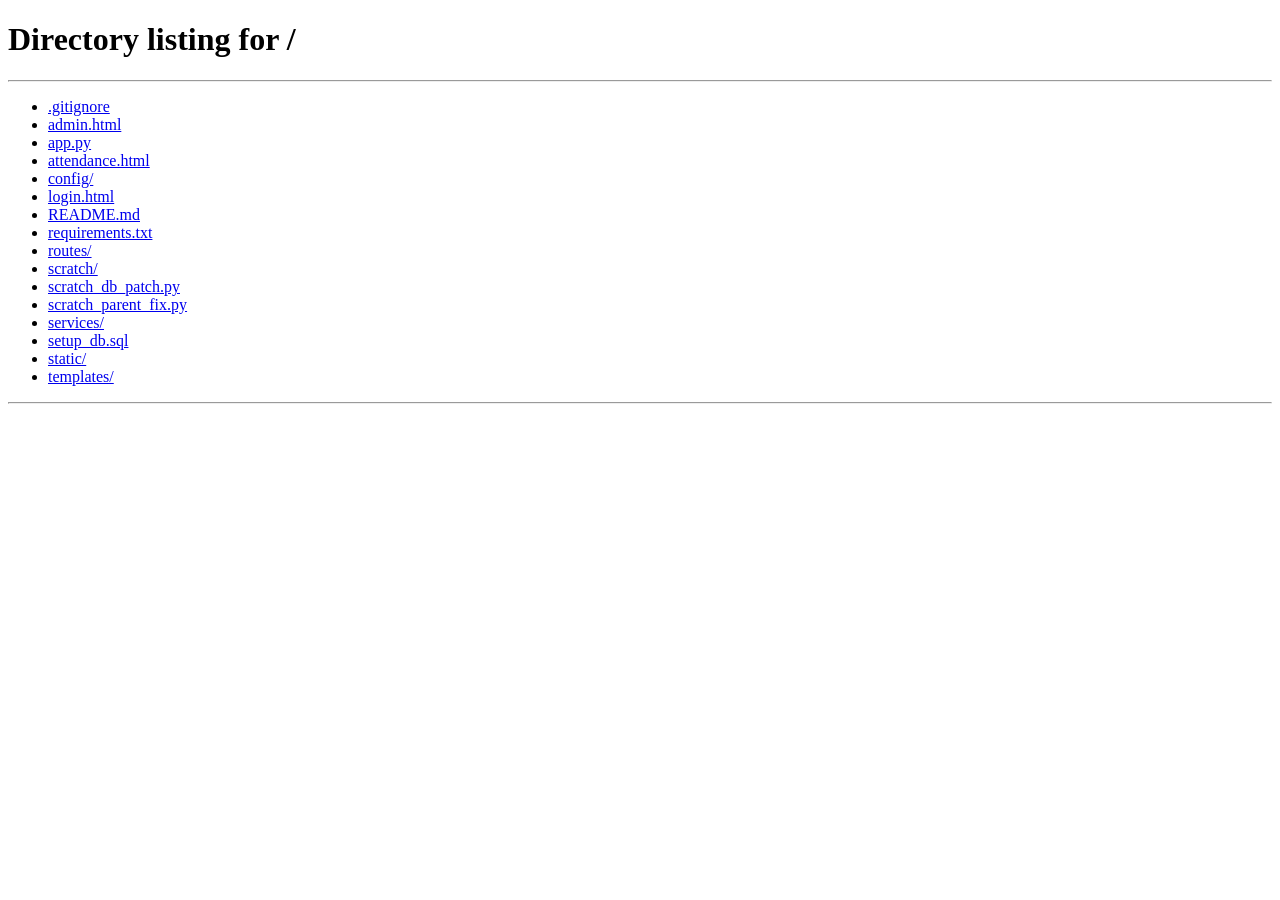
<file: admin.html>
<!DOCTYPE html>
<html lang="en">
<head>
  <meta charset="UTF-8"/>
  <meta name="viewport" content="width=device-width, initial-scale=1.0"/>
  <title>EduTrack — Admin Dashboard</title>
  <link rel="preconnect" href="https://fonts.googleapis.com">
  <link href="https://fonts.googleapis.com/css2?family=Sora:wght@300;400;500;600;700&family=JetBrains+Mono:wght@400;600&display=swap" rel="stylesheet">
  <style>
    *, *::before, *::after { box-sizing: border-box; margin: 0; padding: 0; }
    :root {
      --ink: #0a0e1a;
      --paper: #f5f3ee;
      --accent: #1a6bff;
      --accent2: #ff5c35;
      --green: #10b981;
      --yellow: #f59e0b;
      --muted: #6b7280;
      --border: #e2e0d8;
      --sidebar-w: 240px;
      --card-bg: #ffffff;
    }
    html, body { height: 100%; font-family: 'Sora', sans-serif; background: var(--paper); color: var(--ink); }

    /* ── Layout ── */
    .layout { display: flex; min-height: 100vh; }

    /* ── Sidebar ── */
    .sidebar {
      width: var(--sidebar-w);
      background: var(--ink);
      color: white;
      display: flex;
      flex-direction: column;
      position: fixed;
      top: 0; left: 0; bottom: 0;
      z-index: 100;
    }
    .sidebar-brand {
      padding: 28px 24px 20px;
      border-bottom: 1px solid rgba(255,255,255,0.08);
    }
    .sidebar-brand .logo { font-size: 20px; font-weight: 700; letter-spacing: -0.5px; }
    .sidebar-brand .logo span { color: var(--accent); }
    .sidebar-brand .role-badge {
      display: inline-block;
      margin-top: 6px;
      background: rgba(26,107,255,0.2);
      color: #7eb3ff;
      font-size: 11px;
      font-family: 'JetBrains Mono', monospace;
      padding: 3px 8px;
      border-radius: 4px;
    }

    .nav { padding: 16px 0; flex: 1; }
    .nav-section { padding: 8px 24px 4px; font-size: 10px; font-weight: 600; letter-spacing: 1px; text-transform: uppercase; color: rgba(255,255,255,0.3); font-family: 'JetBrains Mono', monospace; }
    .nav-item {
      display: flex; align-items: center; gap: 12px;
      padding: 11px 24px;
      cursor: pointer;
      font-size: 14px;
      color: rgba(255,255,255,0.6);
      transition: all 0.15s;
      border-left: 3px solid transparent;
    }
    .nav-item:hover { color: white; background: rgba(255,255,255,0.05); }
    .nav-item.active { color: white; border-left-color: var(--accent); background: rgba(26,107,255,0.12); }
    .nav-item .icon { font-size: 16px; width: 20px; text-align: center; }

    .sidebar-footer {
      padding: 16px 24px;
      border-top: 1px solid rgba(255,255,255,0.08);
      font-size: 12px;
      color: rgba(255,255,255,0.4);
    }
    .logout-btn {
      margin-top: 8px;
      background: rgba(255,92,53,0.15);
      color: #ff7a5c;
      border: none;
      padding: 8px 14px;
      border-radius: 6px;
      cursor: pointer;
      font-size: 12px;
      font-family: 'Sora', sans-serif;
      width: 100%;
      transition: background 0.2s;
    }
    .logout-btn:hover { background: rgba(255,92,53,0.25); }

    /* ── Main Content ── */
    .main { margin-left: var(--sidebar-w); flex: 1; display: flex; flex-direction: column; }

    .topbar {
      display: flex; align-items: center; justify-content: space-between;
      padding: 20px 32px;
      background: white;
      border-bottom: 1px solid var(--border);
      position: sticky; top: 0; z-index: 50;
    }
    .topbar h1 { font-size: 20px; font-weight: 700; letter-spacing: -0.3px; }
    .topbar .date-display {
      font-family: 'JetBrains Mono', monospace;
      font-size: 12px;
      color: var(--muted);
      background: var(--paper);
      padding: 6px 14px;
      border-radius: 6px;
    }

    .content { padding: 28px 32px; flex: 1; }

    /* ── Sections ── */
    .section { display: none; }
    .section.active { display: block; }

    /* ── Stats ── */
    .stats-grid { display: grid; grid-template-columns: repeat(4, 1fr); gap: 16px; margin-bottom: 28px; }
    .stat-card {
      background: var(--card-bg);
      border: 1.5px solid var(--border);
      border-radius: 14px;
      padding: 20px 22px;
      transition: transform 0.2s;
    }
    .stat-card:hover { transform: translateY(-2px); }
    .stat-label { font-size: 11px; font-weight: 600; letter-spacing: 0.8px; text-transform: uppercase; color: var(--muted); font-family: 'JetBrains Mono', monospace; margin-bottom: 10px; }
    .stat-value { font-size: 36px; font-weight: 700; letter-spacing: -1px; }
    .stat-card.blue .stat-value { color: var(--accent); }
    .stat-card.green .stat-value { color: var(--green); }
    .stat-card.orange .stat-value { color: var(--accent2); }
    .stat-card.yellow .stat-value { color: var(--yellow); }

    /* ── Cards ── */
    .card {
      background: var(--card-bg);
      border: 1.5px solid var(--border);
      border-radius: 14px;
      overflow: hidden;
      margin-bottom: 24px;
    }
    .card-header {
      display: flex; align-items: center; justify-content: space-between;
      padding: 18px 22px;
      border-bottom: 1px solid var(--border);
    }
    .card-title { font-size: 15px; font-weight: 600; }

    /* ── Tables ── */
    table { width: 100%; border-collapse: collapse; }
    th {
      text-align: left;
      padding: 12px 16px;
      font-size: 11px;
      font-weight: 600;
      letter-spacing: 0.6px;
      text-transform: uppercase;
      color: var(--muted);
      font-family: 'JetBrains Mono', monospace;
      background: var(--paper);
      border-bottom: 1px solid var(--border);
    }
    td {
      padding: 13px 16px;
      font-size: 14px;
      border-bottom: 1px solid var(--border);
    }
    tr:last-child td { border-bottom: none; }
    tr:hover td { background: #fafaf8; }

    /* ── Badges ── */
    .badge {
      display: inline-block;
      padding: 3px 10px;
      border-radius: 20px;
      font-size: 11px;
      font-weight: 600;
    }
    .badge-green { background: #d1fae5; color: #065f46; }
    .badge-red { background: #fee2e2; color: #991b1b; }
    .badge-yellow { background: #fef3c7; color: #92400e; }
    .badge-blue { background: #dbeafe; color: #1e40af; }

    /* ── Buttons ── */
    .btn {
      padding: 9px 18px;
      border-radius: 8px;
      font-family: 'Sora', sans-serif;
      font-size: 13px;
      font-weight: 600;
      cursor: pointer;
      border: none;
      transition: all 0.15s;
    }
    .btn-primary { background: var(--ink); color: white; }
    .btn-primary:hover { background: #1a2540; }
    .btn-accent { background: var(--accent); color: white; }
    .btn-accent:hover { background: #1558d6; }
    .btn-success { background: var(--green); color: white; }
    .btn-success:hover { background: #059669; }
    .btn-danger { background: var(--accent2); color: white; }
    .btn-danger:hover { background: #e04a27; }
    .btn-sm { padding: 5px 12px; font-size: 12px; }
    .btn-ghost { background: transparent; border: 1.5px solid var(--border); color: var(--ink); }
    .btn-ghost:hover { border-color: var(--ink); }

    /* ── Modal ── */
    .modal-overlay {
      position: fixed; inset: 0;
      background: rgba(0,0,0,0.5);
      display: flex; align-items: center; justify-content: center;
      z-index: 200;
      display: none;
    }
    .modal-overlay.open { display: flex; }
    .modal {
      background: white;
      border-radius: 16px;
      width: 480px;
      max-width: 95vw;
      overflow: hidden;
      box-shadow: 0 20px 60px rgba(0,0,0,0.2);
    }
    .modal-header {
      display: flex; align-items: center; justify-content: space-between;
      padding: 20px 24px;
      border-bottom: 1px solid var(--border);
    }
    .modal-title { font-size: 17px; font-weight: 700; }
    .modal-close { background: none; border: none; font-size: 20px; cursor: pointer; color: var(--muted); line-height: 1; }
    .modal-body { padding: 24px; }
    .modal-footer { padding: 16px 24px; border-top: 1px solid var(--border); display: flex; gap: 10px; justify-content: flex-end; }

    .form-group { margin-bottom: 16px; }
    label { display: block; font-size: 12px; font-weight: 600; letter-spacing: 0.5px; color: var(--muted); margin-bottom: 6px; text-transform: uppercase; }
    input, select, textarea {
      width: 100%;
      padding: 11px 14px;
      border: 1.5px solid var(--border);
      border-radius: 8px;
      font-family: 'Sora', sans-serif;
      font-size: 14px;
      outline: none;
      transition: border-color 0.2s;
      background: white;
      color: var(--ink);
    }
    input:focus, select:focus, textarea:focus { border-color: var(--accent); }
    .form-row { display: grid; grid-template-columns: 1fr 1fr; gap: 14px; }

    /* ── Toast ── */
    .toast-container { position: fixed; top: 20px; right: 20px; z-index: 999; display: flex; flex-direction: column; gap: 10px; }
    .toast {
      background: var(--ink);
      color: white;
      padding: 12px 18px;
      border-radius: 10px;
      font-size: 13px;
      box-shadow: 0 4px 12px rgba(0,0,0,0.3);
      animation: slideIn 0.3s ease;
      max-width: 320px;
    }
    .toast.success { background: var(--green); }
    .toast.error { background: var(--accent2); }
    @keyframes slideIn { from { transform: translateX(20px); opacity: 0; } to { transform: translateX(0); opacity: 1; } }

    .empty-state { padding: 40px; text-align: center; color: var(--muted); font-size: 14px; }

    /* ── Attendance filter bar ── */
    .filter-bar { display: flex; gap: 10px; align-items: center; flex-wrap: wrap; }
    .filter-bar input, .filter-bar select { width: auto; flex: 1; min-width: 150px; }
  </style>
</head>
<body>

<div class="layout">
  <!-- Sidebar -->
  <aside class="sidebar">
    <div class="sidebar-brand">
      <div class="logo">Edu<span>Track</span></div>
      <div class="role-badge" id="userRole">admin</div>
    </div>
    <nav class="nav">
      <div class="nav-section">Overview</div>
      <div class="nav-item active" onclick="showSection('dashboard')">
        <span class="icon">📊</span> Dashboard
      </div>
      <div class="nav-section">Management</div>
      <div class="nav-item" onclick="showSection('students')">
        <span class="icon">👥</span> Students
      </div>
      <div class="nav-item" onclick="showSection('attendance')">
        <span class="icon">✅</span> Attendance
      </div>
      <div class="nav-item" onclick="showSection('marks')">
        <span class="icon">📝</span> Marks
      </div>
      <div class="nav-item" onclick="showSection('leaves')">
        <span class="icon">📋</span> Leave Requests
      </div>
      <div class="nav-section">Tools</div>
      <div class="nav-item" onclick="window.location.href='/attendance-page'">
        <span class="icon">📷</span> Face Recognition
      </div>
    </nav>
    <div class="sidebar-footer">
      <div id="sidebarUsername">Loading...</div>
      <button class="logout-btn" onclick="logout()">Sign Out</button>
    </div>
  </aside>

  <!-- Main -->
  <main class="main">
    <div class="topbar">
      <h1 id="pageTitle">Dashboard</h1>
      <div class="date-display" id="dateDisplay">—</div>
    </div>

    <div class="content">
      <!-- Dashboard Section -->
      <div class="section active" id="section-dashboard">
        <div class="stats-grid">
          <div class="stat-card blue">
            <div class="stat-label">Total Students</div>
            <div class="stat-value" id="stat-students">—</div>
          </div>
          <div class="stat-card green">
            <div class="stat-label">Present Today</div>
            <div class="stat-value" id="stat-present">—</div>
          </div>
          <div class="stat-card orange">
            <div class="stat-label">Pending Leaves</div>
            <div class="stat-value" id="stat-leaves">—</div>
          </div>
          <div class="stat-card yellow">
            <div class="stat-label">Marks Records</div>
            <div class="stat-value" id="stat-marks">—</div>
          </div>
        </div>

        <div class="card">
          <div class="card-header">
            <div class="card-title">Today's Attendance</div>
            <a href="/attendance-page"><button class="btn btn-accent btn-sm">📷 Mark via Face</button></a>
          </div>
          <table>
            <thead><tr><th>Student</th><th>Roll No</th><th>Class</th><th>Status</th><th>Method</th><th>Time</th></tr></thead>
            <tbody id="today-attendance-body">
              <tr><td colspan="6" class="empty-state">Loading...</td></tr>
            </tbody>
          </table>
        </div>
      </div>

      <!-- Students Section -->
      <div class="section" id="section-students">
        <div class="card">
          <div class="card-header">
            <div class="card-title">All Students</div>
            <button class="btn btn-primary" onclick="openStudentModal()">+ Add Student</button>
          </div>
          <table>
            <thead><tr><th>#</th><th>Name</th><th>Roll No</th><th>Class</th><th>Parent</th><th>Contact</th><th>Actions</th></tr></thead>
            <tbody id="students-body">
              <tr><td colspan="7" class="empty-state">Loading...</td></tr>
            </tbody>
          </table>
        </div>
      </div>

      <!-- Attendance Section -->
      <div class="section" id="section-attendance">
        <div class="card">
          <div class="card-header">
            <div class="card-title">Attendance Records</div>
            <div class="filter-bar">
              <input type="date" id="att-filter-date" onchange="loadAttendance()"/>
              <button class="btn btn-ghost btn-sm" onclick="document.getElementById('att-filter-date').value=''; loadAttendance()">Clear</button>
            </div>
          </div>
          <table>
            <thead><tr><th>Student</th><th>Roll No</th><th>Class</th><th>Date</th><th>Status</th><th>Method</th></tr></thead>
            <tbody id="attendance-body">
              <tr><td colspan="6" class="empty-state">Loading...</td></tr>
            </tbody>
          </table>
        </div>
      </div>

      <!-- Marks Section -->
      <div class="section" id="section-marks">
        <div class="card">
          <div class="card-header">
            <div class="card-title">Academic Marks</div>
            <button class="btn btn-primary" onclick="openMarksModal()">+ Add Marks</button>
          </div>
          <table>
            <thead><tr><th>Student</th><th>Subject</th><th>Obtained</th><th>Total</th><th>%</th><th>Exam Type</th><th>Date</th></tr></thead>
            <tbody id="marks-body">
              <tr><td colspan="7" class="empty-state">Loading...</td></tr>
            </tbody>
          </table>
        </div>
      </div>

      <!-- Leaves Section -->
      <div class="section" id="section-leaves">
        <div class="card">
          <div class="card-header">
            <div class="card-title">Leave Requests</div>
          </div>
          <table>
            <thead><tr><th>Student</th><th>From</th><th>To</th><th>Reason</th><th>Status</th><th>Actions</th></tr></thead>
            <tbody id="leaves-body">
              <tr><td colspan="6" class="empty-state">Loading...</td></tr>
            </tbody>
          </table>
        </div>
      </div>
    </div>
  </main>
</div>

<!-- Toast Container -->
<div class="toast-container" id="toastContainer"></div>

<!-- Add Student Modal -->
<div class="modal-overlay" id="studentModal">
  <div class="modal">
    <div class="modal-header">
      <div class="modal-title">Add New Student</div>
      <button class="modal-close" onclick="closeModal('studentModal')">×</button>
    </div>
    <div class="modal-body">
      <div class="form-group"><label>Full Name *</label><input id="s-name" placeholder="Student full name"/></div>
      <div class="form-row">
        <div class="form-group"><label>Roll Number *</label><input id="s-roll" placeholder="e.g. S006"/></div>
        <div class="form-group"><label>Class *</label><input id="s-class" placeholder="e.g. 10-A"/></div>
      </div>
      <div class="form-row">
        <div class="form-group"><label>Parent Name</label><input id="s-parent" placeholder="Parent/Guardian name"/></div>
        <div class="form-group"><label>Contact</label><input id="s-contact" placeholder="Phone number"/></div>
      </div>
    </div>
    <div class="modal-footer">
      <button class="btn btn-ghost" onclick="closeModal('studentModal')">Cancel</button>
      <button class="btn btn-primary" onclick="addStudent()">Add Student</button>
    </div>
  </div>
</div>

<!-- Add Marks Modal -->
<div class="modal-overlay" id="marksModal">
  <div class="modal">
    <div class="modal-header">
      <div class="modal-title">Add Marks</div>
      <button class="modal-close" onclick="closeModal('marksModal')">×</button>
    </div>
    <div class="modal-body">
      <div class="form-group">
        <label>Student *</label>
        <select id="m-student"><option value="">Select student...</option></select>
      </div>
      <div class="form-row">
        <div class="form-group"><label>Subject *</label><input id="m-subject" placeholder="e.g. Mathematics"/></div>
        <div class="form-group"><label>Exam Type</label>
          <select id="m-exam-type">
            <option value="unit_test">Unit Test</option>
            <option value="midterm">Midterm</option>
            <option value="final">Final Exam</option>
            <option value="assignment">Assignment</option>
          </select>
        </div>
      </div>
      <div class="form-row">
        <div class="form-group"><label>Marks Obtained *</label><input id="m-obtained" type="number" placeholder="0"/></div>
        <div class="form-group"><label>Total Marks</label><input id="m-total" type="number" value="100"/></div>
      </div>
      <div class="form-group"><label>Exam Date</label><input id="m-date" type="date"/></div>
    </div>
    <div class="modal-footer">
      <button class="btn btn-ghost" onclick="closeModal('marksModal')">Cancel</button>
      <button class="btn btn-primary" onclick="addMarks()">Save Marks</button>
    </div>
  </div>
</div>

<!-- Attendance Modal -->
<div class="modal-overlay" id="attendanceModal">
  <div class="modal">
    <div class="modal-header">
      <div class="modal-title">Mark Attendance</div>
      <button class="modal-close" onclick="closeModal('attendanceModal')">×</button>
    </div>
    <div class="modal-body">
      <div class="form-group">
        <label>Student *</label>
        <select id="a-student"><option value="">Select student...</option></select>
      </div>
      <div class="form-row">
        <div class="form-group"><label>Date</label><input id="a-date" type="date"/></div>
        <div class="form-group"><label>Status</label>
          <select id="a-status">
            <option value="present">Present</option>
            <option value="absent">Absent</option>
            <option value="late">Late</option>
          </select>
        </div>
      </div>
    </div>
    <div class="modal-footer">
      <button class="btn btn-ghost" onclick="closeModal('attendanceModal')">Cancel</button>
      <button class="btn btn-success" onclick="markAttendanceManual()">Mark Attendance</button>
    </div>
  </div>
</div>

<script>
  const API = '';
  let students = [];

  // ── Init ──
  const user = JSON.parse(sessionStorage.getItem('user') || '{}');
  if (!user.id) window.location.href = '/';
  document.getElementById('sidebarUsername').textContent = user.username || 'User';
  document.getElementById('userRole').textContent = user.role || 'admin';
  document.getElementById('dateDisplay').textContent = new Date().toLocaleDateString('en-IN', {weekday:'long',year:'numeric',month:'long',day:'numeric'});

  // Set today's date as default
  document.getElementById('a-date').value = new Date().toISOString().split('T')[0];
  document.getElementById('m-date').value = new Date().toISOString().split('T')[0];

  // ── Navigation ──
  function showSection(name) {
    document.querySelectorAll('.section').forEach(s => s.classList.remove('active'));
    document.querySelectorAll('.nav-item').forEach(n => n.classList.remove('active'));
    document.getElementById(`section-${name}`).classList.add('active');
    event.currentTarget.classList.add('active');
    const titles = {dashboard:'Dashboard',students:'Students',attendance:'Attendance Records',marks:'Academic Marks',leaves:'Leave Requests'};
    document.getElementById('pageTitle').textContent = titles[name] || name;

    if (name === 'students') loadStudents();
    if (name === 'attendance') loadAttendance();
    if (name === 'marks') loadMarks();
    if (name === 'leaves') loadLeaves();
  }

  // ── Toast ──
  function toast(msg, type = 'info') {
    const t = document.createElement('div');
    t.className = `toast ${type}`;
    t.textContent = msg;
    document.getElementById('toastContainer').appendChild(t);
    setTimeout(() => t.remove(), 3500);
  }

  // ── Stats ──
  async function loadStats() {
    try {
      const res = await fetch(`${API}/stats`);
      const data = await res.json();
      if (data.success) {
        document.getElementById('stat-students').textContent = data.stats.total_students;
        document.getElementById('stat-present').textContent = data.stats.present_today;
        document.getElementById('stat-leaves').textContent = data.stats.pending_leaves;
        document.getElementById('stat-marks').textContent = data.stats.total_marks_records;
      }
    } catch(e) { console.error(e); }
  }

  // ── Today Attendance ──
  async function loadTodayAttendance() {
    const today = new Date().toISOString().split('T')[0];
    try {
      const res = await fetch(`${API}/attendance?date=${today}`);
      const data = await res.json();
      const tbody = document.getElementById('today-attendance-body');
      if (!data.attendance?.length) {
        tbody.innerHTML = `<tr><td colspan="6" class="empty-state">No attendance marked yet today</td></tr>`;
        return;
      }
      tbody.innerHTML = data.attendance.map(r => `
        <tr>
          <td>${r.name}</td>
          <td><span style="font-family:'JetBrains Mono',monospace;font-size:12px;">${r.roll_number}</span></td>
          <td>${r.class}</td>
          <td>${badgeStatus(r.status)}</td>
          <td>${r.method === 'face_recognition' ? '🤖 AI' : '✋ Manual'}</td>
          <td style="font-size:12px;color:var(--muted);">${r.marked_at ? r.marked_at.split('T')[1]?.substring(0,5) : '—'}</td>
        </tr>
      `).join('');
    } catch(e) { console.error(e); }
  }

  // ── Students ──
  async function loadStudents() {
    try {
      const res = await fetch(`${API}/students`);
      const data = await res.json();
      students = data.students || [];
      const tbody = document.getElementById('students-body');
      if (!students.length) { tbody.innerHTML = `<tr><td colspan="7" class="empty-state">No students found</td></tr>`; return; }
      tbody.innerHTML = students.map((s, i) => `
        <tr>
          <td>${i+1}</td>
          <td><strong>${s.name}</strong></td>
          <td><span style="font-family:'JetBrains Mono',monospace;font-size:12px;">${s.roll_number}</span></td>
          <td><span class="badge badge-blue">${s.class}</span></td>
          <td>${s.parent_name || '—'}</td>
          <td style="font-size:13px;color:var(--muted);">${s.contact || '—'}</td>
          <td>
            <button class="btn btn-sm btn-ghost" onclick="markAttendanceFor(${s.id}, '${s.name}')">✅ Attend</button>
          </td>
        </tr>
      `).join('');
      populateStudentSelects();
    } catch(e) { toast('Failed to load students', 'error'); }
  }

  function populateStudentSelects() {
    const opts = students.map(s => `<option value="${s.id}">${s.name} (${s.roll_number})</option>`).join('');
    document.getElementById('m-student').innerHTML = `<option value="">Select student...</option>` + opts;
    document.getElementById('a-student').innerHTML = `<option value="">Select student...</option>` + opts;
  }

  async function addStudent() {
    const name = document.getElementById('s-name').value.trim();
    const roll = document.getElementById('s-roll').value.trim();
    const cls = document.getElementById('s-class').value.trim();
    const parent = document.getElementById('s-parent').value.trim();
    const contact = document.getElementById('s-contact').value.trim();
    if (!name || !roll || !cls) { toast('Name, roll number and class are required', 'error'); return; }

    try {
      const res = await fetch(`${API}/students`, { method:'POST', headers:{'Content-Type':'application/json'}, body: JSON.stringify({name,roll_number:roll,class:cls,parent_name:parent,contact}) });
      const data = await res.json();
      if (data.success) { toast('Student added successfully!', 'success'); closeModal('studentModal'); loadStudents(); loadStats(); }
      else toast(data.message, 'error');
    } catch(e) { toast('Error adding student', 'error'); }
  }

  function openStudentModal() {
    ['s-name','s-roll','s-class','s-parent','s-contact'].forEach(id => document.getElementById(id).value = '');
    document.getElementById('studentModal').classList.add('open');
  }

  // ── Attendance ──
  async function loadAttendance() {
    const filterDate = document.getElementById('att-filter-date').value;
    let url = `${API}/attendance`;
    if (filterDate) url += `?date=${filterDate}`;

    try {
      const res = await fetch(url);
      const data = await res.json();
      const tbody = document.getElementById('attendance-body');
      if (!data.attendance?.length) { tbody.innerHTML = `<tr><td colspan="6" class="empty-state">No records found</td></tr>`; return; }
      tbody.innerHTML = data.attendance.map(r => `
        <tr>
          <td><strong>${r.name}</strong></td>
          <td><span style="font-family:'JetBrains Mono',monospace;font-size:12px;">${r.roll_number}</span></td>
          <td>${r.class}</td>
          <td>${r.date}</td>
          <td>${badgeStatus(r.status)}</td>
          <td>${r.method === 'face_recognition' ? '🤖 AI' : '✋ Manual'}</td>
        </tr>
      `).join('');
    } catch(e) { toast('Failed to load attendance', 'error'); }
  }

  function markAttendanceFor(id, name) {
    document.getElementById('a-student').value = id;
    document.getElementById('attendanceModal').classList.add('open');
  }

  async function markAttendanceManual() {
    const student_id = document.getElementById('a-student').value;
    const date = document.getElementById('a-date').value;
    const status = document.getElementById('a-status').value;
    if (!student_id) { toast('Please select a student', 'error'); return; }

    try {
      const res = await fetch(`${API}/attendance`, { method:'POST', headers:{'Content-Type':'application/json'}, body: JSON.stringify({student_id, date, status, method:'manual'}) });
      const data = await res.json();
      if (data.success) { toast('Attendance marked!', 'success'); closeModal('attendanceModal'); loadTodayAttendance(); loadStats(); }
      else toast(data.message, 'error');
    } catch(e) { toast('Error marking attendance', 'error'); }
  }

  // ── Marks ──
  async function loadMarks() {
    await loadStudents(); // Ensure students are loaded
    try {
      const res = await fetch(`${API}/marks`);
      const data = await res.json();
      const tbody = document.getElementById('marks-body');
      if (!data.marks?.length) { tbody.innerHTML = `<tr><td colspan="7" class="empty-state">No marks records</td></tr>`; return; }
      tbody.innerHTML = data.marks.map(r => {
        const pct = ((r.marks_obtained / r.total_marks) * 100).toFixed(1);
        const cls = pct >= 75 ? 'badge-green' : pct >= 50 ? 'badge-yellow' : 'badge-red';
        return `<tr>
          <td><strong>${r.name}</strong></td>
          <td>${r.subject}</td>
          <td>${r.marks_obtained}</td>
          <td>${r.total_marks}</td>
          <td><span class="badge ${cls}">${pct}%</span></td>
          <td>${r.exam_type}</td>
          <td style="font-size:13px;color:var(--muted);">${r.exam_date || '—'}</td>
        </tr>`;
      }).join('');
    } catch(e) { toast('Failed to load marks', 'error'); }
  }

  function openMarksModal() {
    if (!students.length) loadStudents();
    document.getElementById('marksModal').classList.add('open');
  }

  async function addMarks() {
    const student_id = document.getElementById('m-student').value;
    const subject = document.getElementById('m-subject').value.trim();
    const marks_obtained = parseFloat(document.getElementById('m-obtained').value);
    const total_marks = parseFloat(document.getElementById('m-total').value) || 100;
    const exam_type = document.getElementById('m-exam-type').value;
    const exam_date = document.getElementById('m-date').value;
    if (!student_id || !subject || isNaN(marks_obtained)) { toast('All required fields must be filled', 'error'); return; }

    try {
      const res = await fetch(`${API}/marks`, { method:'POST', headers:{'Content-Type':'application/json'}, body: JSON.stringify({student_id,subject,marks_obtained,total_marks,exam_type,exam_date}) });
      const data = await res.json();
      if (data.success) { toast('Marks saved!', 'success'); closeModal('marksModal'); loadMarks(); loadStats(); }
      else toast(data.message, 'error');
    } catch(e) { toast('Error saving marks', 'error'); }
  }

  // ── Leaves ──
  async function loadLeaves() {
    try {
      const res = await fetch(`${API}/leave`);
      const data = await res.json();
      const tbody = document.getElementById('leaves-body');
      if (!data.leaves?.length) { tbody.innerHTML = `<tr><td colspan="6" class="empty-state">No leave requests</td></tr>`; return; }
      tbody.innerHTML = data.leaves.map(r => `
        <tr>
          <td><strong>${r.name}</strong></td>
          <td>${r.from_date}</td>
          <td>${r.to_date}</td>
          <td style="max-width:180px;font-size:13px;">${r.reason || '—'}</td>
          <td>${badgeLeave(r.status)}</td>
          <td>
            ${r.status === 'pending' ? `
              <button class="btn btn-sm btn-success" onclick="updateLeave(${r.id},'approved')">Approve</button>
              <button class="btn btn-sm btn-danger" style="margin-left:6px;" onclick="updateLeave(${r.id},'rejected')">Reject</button>
            ` : '—'}
          </td>
        </tr>
      `).join('');
    } catch(e) { toast('Failed to load leaves', 'error'); }
  }

  async function updateLeave(id, status) {
    try {
      const res = await fetch(`${API}/leave`, { method:'PUT', headers:{'Content-Type':'application/json'}, body: JSON.stringify({leave_id:id, status}) });
      const data = await res.json();
      if (data.success) { toast(`Leave ${status}!`, 'success'); loadLeaves(); loadStats(); }
      else toast(data.message, 'error');
    } catch(e) { toast('Error updating leave', 'error'); }
  }

  // ── Helpers ──
  function badgeStatus(s) {
    const map = {present:'badge-green',absent:'badge-red',late:'badge-yellow'};
    return `<span class="badge ${map[s]||'badge-blue'}">${s}</span>`;
  }
  function badgeLeave(s) {
    const map = {approved:'badge-green',rejected:'badge-red',pending:'badge-yellow'};
    return `<span class="badge ${map[s]||'badge-blue'}">${s}</span>`;
  }

  function openModal(id) { document.getElementById(id).classList.add('open'); }
  function closeModal(id) { document.getElementById(id).classList.remove('open'); }

  function logout() {
    sessionStorage.clear();
    window.location.href = '/';
  }

  // Close modal on outside click
  document.querySelectorAll('.modal-overlay').forEach(overlay => {
    overlay.addEventListener('click', (e) => { if (e.target === overlay) overlay.classList.remove('open'); });
  });

  // ── Initial Load ──
  loadStats();
  loadTodayAttendance();
  loadStudents();
</script>
</body>
</html>
</file>
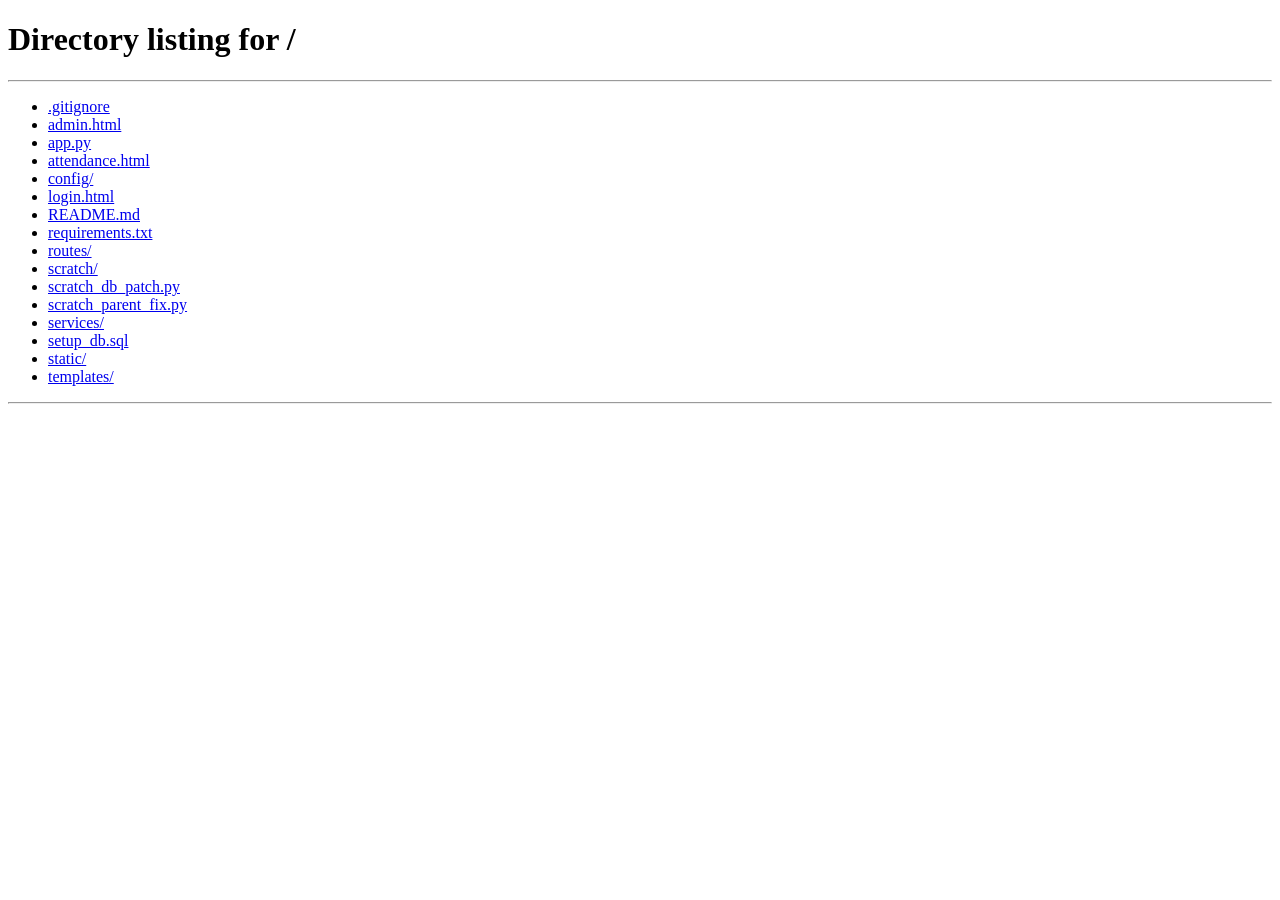
<file: attendance.html>
<!DOCTYPE html>
<html lang="en">
<head>
  <meta charset="UTF-8"/>
  <meta name="viewport" content="width=device-width, initial-scale=1.0"/>
  <title>EduTrack — Face Recognition</title>
  <link rel="preconnect" href="https://fonts.googleapis.com">
  <link href="https://fonts.googleapis.com/css2?family=Sora:wght@300;400;500;600;700&family=JetBrains+Mono:wght@400;600&display=swap" rel="stylesheet">
  <style>
    *, *::before, *::after { box-sizing: border-box; margin: 0; padding: 0; }
    :root {
      --ink: #0a0e1a;
      --paper: #f5f3ee;
      --accent: #1a6bff;
      --accent2: #ff5c35;
      --green: #10b981;
      --muted: #6b7280;
      --border: #e2e0d8;
    }
    html, body { height: 100%; font-family: 'Sora', sans-serif; background: var(--ink); color: white; }

    .page {
      min-height: 100vh;
      display: grid;
      grid-template-rows: auto 1fr;
    }

    /* ── Header ── */
    .header {
      display: flex; align-items: center; justify-content: space-between;
      padding: 20px 40px;
      border-bottom: 1px solid rgba(255,255,255,0.08);
    }
    .header-left { display: flex; align-items: center; gap: 20px; }
    .back-btn {
      background: rgba(255,255,255,0.08);
      border: none;
      color: rgba(255,255,255,0.7);
      padding: 8px 16px;
      border-radius: 8px;
      cursor: pointer;
      font-family: 'Sora', sans-serif;
      font-size: 13px;
      transition: background 0.2s;
    }
    .back-btn:hover { background: rgba(255,255,255,0.15); color: white; }
    .page-title { font-size: 18px; font-weight: 700; letter-spacing: -0.3px; }
    .page-title span { color: var(--accent); }

    .mode-tabs { display: flex; gap: 4px; background: rgba(255,255,255,0.06); padding: 4px; border-radius: 10px; }
    .mode-tab {
      padding: 8px 20px;
      border-radius: 7px;
      cursor: pointer;
      font-size: 13px;
      font-weight: 500;
      color: rgba(255,255,255,0.5);
      transition: all 0.2s;
      border: none;
      background: none;
      font-family: 'Sora', sans-serif;
    }
    .mode-tab.active { background: white; color: var(--ink); }

    /* ── Content ── */
    .content {
      display: grid;
      grid-template-columns: 1fr 380px;
      gap: 0;
      height: calc(100vh - 73px);
    }

    /* ── Camera Area ── */
    .camera-area {
      display: flex;
      flex-direction: column;
      align-items: center;
      justify-content: center;
      padding: 40px;
      position: relative;
    }

    .camera-container {
      position: relative;
      border-radius: 20px;
      overflow: hidden;
      background: #0f1420;
      border: 2px solid rgba(255,255,255,0.08);
      width: 100%;
      max-width: 640px;
      aspect-ratio: 4/3;
    }

    #videoFeed {
      width: 100%;
      height: 100%;
      object-fit: cover;
      display: block;
    }

    #canvasCapture { display: none; }

    .camera-overlay {
      position: absolute;
      inset: 0;
      pointer-events: none;
    }

    /* Corner brackets */
    .bracket {
      position: absolute;
      width: 40px; height: 40px;
      border-color: var(--accent);
      border-style: solid;
      opacity: 0.8;
    }
    .bracket.tl { top: 20px; left: 20px; border-width: 3px 0 0 3px; }
    .bracket.tr { top: 20px; right: 20px; border-width: 3px 3px 0 0; }
    .bracket.bl { bottom: 20px; left: 20px; border-width: 0 0 3px 3px; }
    .bracket.br { bottom: 20px; right: 20px; border-width: 0 3px 3px 0; }

    .scan-line {
      position: absolute;
      left: 0; right: 0;
      height: 2px;
      background: linear-gradient(90deg, transparent, var(--accent), transparent);
      animation: scan 2.5s ease-in-out infinite;
      display: none;
    }
    .scan-line.active { display: block; }
    @keyframes scan {
      0% { top: 20%; opacity: 1; }
      50% { top: 80%; opacity: 0.5; }
      100% { top: 20%; opacity: 1; }
    }

    .camera-placeholder {
      position: absolute;
      inset: 0;
      display: flex;
      flex-direction: column;
      align-items: center;
      justify-content: center;
      gap: 12px;
      color: rgba(255,255,255,0.3);
    }
    .camera-placeholder .cam-icon { font-size: 48px; opacity: 0.5; }
    .camera-placeholder p { font-size: 14px; }

    /* Status overlay */
    .status-overlay {
      position: absolute;
      inset: 0;
      display: none;
      align-items: center;
      justify-content: center;
      background: rgba(0,0,0,0.7);
      backdrop-filter: blur(4px);
    }
    .status-overlay.show { display: flex; }
    .status-box {
      text-align: center;
      padding: 32px;
      border-radius: 16px;
      background: rgba(255,255,255,0.1);
      border: 1px solid rgba(255,255,255,0.2);
    }
    .status-box .status-icon { font-size: 52px; margin-bottom: 12px; }
    .status-box .status-name { font-size: 22px; font-weight: 700; margin-bottom: 6px; }
    .status-box .status-detail { font-size: 14px; color: rgba(255,255,255,0.6); }
    .status-box.success { border-color: rgba(16,185,129,0.5); }
    .status-box.error { border-color: rgba(255,92,53,0.5); }

    /* Controls */
    .camera-controls {
      display: flex;
      gap: 14px;
      margin-top: 24px;
      align-items: center;
    }
    .btn-capture {
      width: 70px; height: 70px;
      border-radius: 50%;
      border: 4px solid white;
      background: rgba(255,255,255,0.1);
      cursor: pointer;
      position: relative;
      transition: all 0.2s;
    }
    .btn-capture::after {
      content: '';
      position: absolute;
      top: 50%; left: 50%;
      transform: translate(-50%, -50%);
      width: 48px; height: 48px;
      border-radius: 50%;
      background: white;
      transition: background 0.2s;
    }
    .btn-capture:hover::after { background: #ddd; }
    .btn-capture:active { transform: scale(0.95); }

    .btn-start-cam {
      padding: 14px 28px;
      background: var(--accent);
      color: white;
      border: none;
      border-radius: 10px;
      font-family: 'Sora', sans-serif;
      font-size: 14px;
      font-weight: 600;
      cursor: pointer;
      transition: background 0.2s;
    }
    .btn-start-cam:hover { background: #1558d6; }

    /* ── Sidebar Panel ── */
    .side-panel {
      border-left: 1px solid rgba(255,255,255,0.08);
      display: flex;
      flex-direction: column;
      overflow: hidden;
    }

    .panel-header {
      padding: 24px;
      border-bottom: 1px solid rgba(255,255,255,0.08);
    }
    .panel-title { font-size: 14px; font-weight: 600; margin-bottom: 4px; }
    .panel-sub { font-size: 12px; color: rgba(255,255,255,0.4); font-family: 'JetBrains Mono', monospace; }

    /* Recognition result */
    .result-card {
      margin: 20px;
      padding: 20px;
      background: rgba(255,255,255,0.04);
      border: 1px solid rgba(255,255,255,0.08);
      border-radius: 14px;
      min-height: 140px;
      display: flex;
      flex-direction: column;
      justify-content: center;
      transition: all 0.3s;
    }
    .result-card.matched { border-color: rgba(16,185,129,0.4); background: rgba(16,185,129,0.06); }
    .result-card.unmatched { border-color: rgba(255,92,53,0.4); background: rgba(255,92,53,0.06); }
    .result-card.loading { border-color: rgba(26,107,255,0.4); background: rgba(26,107,255,0.06); }

    .result-default { text-align: center; color: rgba(255,255,255,0.25); font-size: 13px; padding: 20px 0; }
    .result-student-name { font-size: 22px; font-weight: 700; margin-bottom: 6px; }
    .result-id { font-family: 'JetBrains Mono', monospace; font-size: 12px; color: rgba(255,255,255,0.5); margin-bottom: 16px; }
    .confidence-bar-wrap { margin-bottom: 8px; }
    .confidence-label { display: flex; justify-content: space-between; font-size: 12px; color: rgba(255,255,255,0.5); margin-bottom: 6px; }
    .confidence-bar {
      height: 6px;
      background: rgba(255,255,255,0.1);
      border-radius: 3px;
      overflow: hidden;
    }
    .confidence-fill {
      height: 100%;
      border-radius: 3px;
      background: var(--green);
      transition: width 0.5s ease;
    }

    .btn-mark-att {
      width: 100%;
      margin-top: 12px;
      padding: 11px;
      background: var(--green);
      color: white;
      border: none;
      border-radius: 8px;
      font-family: 'Sora', sans-serif;
      font-size: 13px;
      font-weight: 600;
      cursor: pointer;
      transition: background 0.2s;
    }
    .btn-mark-att:hover { background: #059669; }
    .btn-mark-att:disabled { background: rgba(255,255,255,0.15); cursor: not-allowed; }

    /* Log */
    .log-section {
      flex: 1;
      overflow: hidden;
      display: flex;
      flex-direction: column;
    }
    .log-header { padding: 16px 20px 8px; font-size: 12px; font-weight: 600; color: rgba(255,255,255,0.4); letter-spacing: 0.8px; text-transform: uppercase; font-family: 'JetBrains Mono', monospace; }
    .log-list { flex: 1; overflow-y: auto; padding: 0 20px 20px; }
    .log-item {
      display: flex; align-items: flex-start; gap: 12px;
      padding: 10px 0;
      border-bottom: 1px solid rgba(255,255,255,0.04);
      font-size: 13px;
    }
    .log-dot { width: 8px; height: 8px; border-radius: 50%; margin-top: 4px; flex-shrink: 0; }
    .log-dot.success { background: var(--green); }
    .log-dot.error { background: var(--accent2); }
    .log-dot.info { background: var(--accent); }
    .log-msg { flex: 1; color: rgba(255,255,255,0.7); }
    .log-time { font-family: 'JetBrains Mono', monospace; font-size: 11px; color: rgba(255,255,255,0.3); }

    /* Register section */
    .register-section { padding: 24px; display: none; }
    .register-section.active { display: block; }
    .reg-form { display: flex; flex-direction: column; gap: 14px; }
    .form-group label { font-size: 11px; font-weight: 600; letter-spacing: 0.8px; text-transform: uppercase; color: rgba(255,255,255,0.4); margin-bottom: 6px; display: block; }
    .form-group select, .form-group input {
      width: 100%;
      padding: 11px 14px;
      background: rgba(255,255,255,0.06);
      border: 1px solid rgba(255,255,255,0.12);
      border-radius: 8px;
      color: white;
      font-family: 'Sora', sans-serif;
      font-size: 14px;
      outline: none;
    }
    .form-group select:focus, .form-group input:focus { border-color: var(--accent); }
    .form-group select option { background: #1a1f2e; }

    .btn-register {
      width: 100%;
      padding: 13px;
      background: var(--accent);
      color: white;
      border: none;
      border-radius: 8px;
      font-family: 'Sora', sans-serif;
      font-size: 14px;
      font-weight: 600;
      cursor: pointer;
      transition: background 0.2s;
      margin-top: 4px;
    }
    .btn-register:hover { background: #1558d6; }

    .info-box {
      margin: 0 20px 20px;
      padding: 12px 14px;
      background: rgba(26,107,255,0.12);
      border: 1px solid rgba(26,107,255,0.25);
      border-radius: 8px;
      font-size: 12px;
      color: rgba(255,255,255,0.6);
      line-height: 1.5;
    }
  </style>
</head>
<body>
<div class="page">
  <!-- Header -->
  <div class="header">
    <div class="header-left">
      <button class="back-btn" onclick="window.location.href='/admin'">← Back</button>
      <div class="page-title">Edu<span>Track</span> · Face Recognition</div>
    </div>
    <div class="mode-tabs">
      <button class="mode-tab active" id="tab-recognize" onclick="switchMode('recognize')">📷 Recognize</button>
      <button class="mode-tab" id="tab-register" onclick="switchMode('register')">➕ Register Face</button>
    </div>
  </div>

  <!-- Content -->
  <div class="content">
    <!-- Camera -->
    <div class="camera-area">
      <div class="camera-container" id="cameraContainer">
        <div class="camera-placeholder" id="cameraPlaceholder">
          <div class="cam-icon">📷</div>
          <p>Camera not started</p>
        </div>
        <video id="videoFeed" autoplay muted playsinline style="display:none;"></video>
        <canvas id="canvasCapture"></canvas>

        <div class="camera-overlay">
          <div class="bracket tl"></div>
          <div class="bracket tr"></div>
          <div class="bracket bl"></div>
          <div class="bracket br"></div>
          <div class="scan-line" id="scanLine"></div>
        </div>

        <div class="status-overlay" id="statusOverlay">
          <div class="status-box" id="statusBox">
            <div class="status-icon" id="statusIcon">🔍</div>
            <div class="status-name" id="statusName">Processing...</div>
            <div class="status-detail" id="statusDetail">Analyzing face</div>
          </div>
        </div>
      </div>

      <div class="camera-controls">
        <button class="btn-start-cam" id="startCamBtn" onclick="startCamera()">Start Camera</button>
        <button class="btn-capture" id="captureBtn" style="display:none;" onclick="captureAndRecognize()" title="Capture & Recognize"></button>
        <button class="btn-start-cam" id="stopCamBtn" style="display:none;background:rgba(255,92,53,0.8);" onclick="stopCamera()">Stop Camera</button>
      </div>

      <p style="margin-top:16px;font-size:12px;color:rgba(255,255,255,0.3);font-family:'JetBrains Mono',monospace;">
        Click capture button or press [SPACE] to recognize
      </p>
    </div>

    <!-- Side Panel -->
    <div class="side-panel">
      <!-- Recognize Mode -->
      <div id="recognize-panel">
        <div class="panel-header">
          <div class="panel-title">Recognition Result</div>
          <div class="panel-sub">// last_scan: <span id="lastScanTime">—</span></div>
        </div>

        <div class="result-card" id="resultCard">
          <div class="result-default">Capture an image to recognize a student</div>
        </div>

        <div class="info-box" id="demoWarning" style="display:none;">
          ⚠️ Demo mode: face_recognition library not installed. Results are simulated.
        </div>

        <div class="log-section">
          <div class="log-header">Activity Log</div>
          <div class="log-list" id="activityLog">
            <div class="log-item">
              <div class="log-dot info"></div>
              <div class="log-msg">System ready</div>
              <div class="log-time" id="initTime">—</div>
            </div>
          </div>
        </div>
      </div>

      <!-- Register Mode -->
      <div id="register-panel" style="display:none;">
        <div class="panel-header">
          <div class="panel-title">Register Student Face</div>
          <div class="panel-sub">// capture → encode → store</div>
        </div>
        <div style="padding: 20px;">
          <div class="reg-form">
            <div class="form-group">
              <label>Select Student</label>
              <select id="reg-student"><option value="">Loading students...</option></select>
            </div>
            <p style="font-size:13px;color:rgba(255,255,255,0.4);line-height:1.6;">
              1. Select a student<br>
              2. Position their face in the camera<br>
              3. Click <strong style="color:white;">Register Face</strong>
            </p>
            <button class="btn-register" onclick="registerFace()">📸 Capture & Register</button>
          </div>
        </div>
        <div class="info-box" style="margin:0 20px 20px;">
          Face data is encoded using 128-dimension vectors and stored securely in the database.
        </div>
      </div>
    </div>
  </div>
</div>

<script>
  const API = '';
  let stream = null;
  let currentStudent = null;
  let scanCount = 0;

  // Check auth
  const user = JSON.parse(sessionStorage.getItem('user') || '{}');
  if (!user.id) window.location.href = '/';

  document.getElementById('initTime').textContent = new Date().toLocaleTimeString();

  // ── Camera ──
  async function startCamera() {
    try {
      stream = await navigator.mediaDevices.getUserMedia({ video: { width: 640, height: 480, facingMode: 'user' } });
      const video = document.getElementById('videoFeed');
      video.srcObject = stream;
      video.style.display = 'block';
      document.getElementById('cameraPlaceholder').style.display = 'none';
      document.getElementById('startCamBtn').style.display = 'none';
      document.getElementById('captureBtn').style.display = 'block';
      document.getElementById('stopCamBtn').style.display = 'block';
      document.getElementById('scanLine').classList.add('active');
      addLog('Camera started', 'info');
    } catch(e) {
      addLog('Camera access denied: ' + e.message, 'error');
      alert('Could not access camera: ' + e.message);
    }
  }

  function stopCamera() {
    if (stream) { stream.getTracks().forEach(t => t.stop()); stream = null; }
    const video = document.getElementById('videoFeed');
    video.style.display = 'none';
    video.srcObject = null;
    document.getElementById('cameraPlaceholder').style.display = 'flex';
    document.getElementById('startCamBtn').style.display = 'block';
    document.getElementById('captureBtn').style.display = 'none';
    document.getElementById('stopCamBtn').style.display = 'none';
    document.getElementById('scanLine').classList.remove('active');
    addLog('Camera stopped', 'info');
  }

  function captureFrame() {
    const video = document.getElementById('videoFeed');
    const canvas = document.getElementById('canvasCapture');
    canvas.width = video.videoWidth || 640;
    canvas.height = video.videoHeight || 480;
    canvas.getContext('2d').drawImage(video, 0, 0);
    return canvas.toDataURL('image/jpeg', 0.85);
  }

  // ── Recognize ──
  async function captureAndRecognize() {
    if (!stream) { alert('Please start camera first'); return; }

    const imageData = captureFrame();
    scanCount++;
    const now = new Date();
    document.getElementById('lastScanTime').textContent = now.toLocaleTimeString();

    showStatusOverlay('🔍', 'Analyzing...', 'Detecting face');
    addLog(`Capture #${scanCount} — analyzing`, 'info');

    try {
      const res = await fetch(`${API}/face/recognize`, {
        method: 'POST',
        headers: { 'Content-Type': 'application/json' },
        body: JSON.stringify({ image: imageData, auto_mark: false })
      });
      const data = await res.json();

      hideStatusOverlay();

      if (data.demo_mode) {
        document.getElementById('demoWarning').style.display = 'block';
        showMatchResult({ student_name: data.student_name, student_id: data.student_id, confidence: 85, demo: true });
        addLog(`Demo: matched "${data.student_name}"`, 'success');
      } else if (data.success && data.matched) {
        showMatchResult(data);
        addLog(`Matched: ${data.student_name} (${data.confidence}%)`, 'success');
      } else if (data.success && !data.matched) {
        showNoMatch();
        addLog('No match found — unknown person', 'error');
      } else {
        showError(data.message || 'Recognition failed');
        addLog(`Error: ${data.message}`, 'error');
      }
    } catch(e) {
      hideStatusOverlay();
      showError('Server connection failed');
      addLog('Server error: ' + e.message, 'error');
    }
  }

  function showMatchResult(data) {
    currentStudent = data;
    const card = document.getElementById('resultCard');
    card.className = 'result-card matched';
    const conf = data.confidence || 85;
    card.innerHTML = `
      <div style="font-size:13px;color:rgba(255,255,255,0.5);margin-bottom:8px;">✅ Student Identified</div>
      <div class="result-student-name">${data.student_name}</div>
      <div class="result-id">ID: ${data.student_id}${data.demo ? ' · DEMO MODE' : ''}</div>
      <div class="confidence-bar-wrap">
        <div class="confidence-label"><span>Confidence</span><span>${conf}%</span></div>
        <div class="confidence-bar"><div class="confidence-fill" style="width:${conf}%"></div></div>
      </div>
      <button class="btn-mark-att" onclick="markAttendance(${data.student_id}, '${data.student_name}')">
        ✅ Mark Attendance
      </button>
    `;
  }

  function showNoMatch() {
    currentStudent = null;
    const card = document.getElementById('resultCard');
    card.className = 'result-card unmatched';
    card.innerHTML = `
      <div style="text-align:center;padding:16px 0;">
        <div style="font-size:40px;margin-bottom:12px;">❓</div>
        <div style="font-size:18px;font-weight:700;margin-bottom:6px;">Unknown Person</div>
        <div style="font-size:13px;color:rgba(255,255,255,0.4);">No matching student found in database</div>
      </div>
    `;
  }

  function showError(msg) {
    const card = document.getElementById('resultCard');
    card.className = 'result-card unmatched';
    card.innerHTML = `<div class="result-default" style="color:rgba(255,92,53,0.8);">⚠️ ${msg}</div>`;
  }

  async function markAttendance(studentId, studentName) {
    try {
      const res = await fetch(`${API}/attendance`, {
        method: 'POST',
        headers: { 'Content-Type': 'application/json' },
        body: JSON.stringify({ student_id: studentId, date: new Date().toISOString().split('T')[0], status: 'present', method: 'face_recognition' })
      });
      const data = await res.json();
      if (data.success) {
        addLog(`Attendance marked for ${studentName}`, 'success');
        showStatusOverlay('✅', 'Attendance Marked!', studentName);
        setTimeout(hideStatusOverlay, 2500);
      } else {
        addLog(`Already marked: ${studentName}`, 'error');
        showStatusOverlay('⚠️', 'Already Marked', data.message);
        setTimeout(hideStatusOverlay, 2500);
      }
    } catch(e) {
      addLog('Attendance error: ' + e.message, 'error');
    }
  }

  // ── Register ──
  async function registerFace() {
    const studentId = document.getElementById('reg-student').value;
    if (!studentId) { alert('Please select a student'); return; }
    if (!stream) { alert('Please start camera first'); return; }

    const imageData = captureFrame();
    showStatusOverlay('⚙️', 'Registering...', 'Processing face data');

    try {
      const res = await fetch(`${API}/face/register`, {
        method: 'POST',
        headers: { 'Content-Type': 'application/json' },
        body: JSON.stringify({ student_id: parseInt(studentId), image: imageData })
      });
      const data = await res.json();
      hideStatusOverlay();

      if (data.success) {
        addLog(`Face registered for student ID ${studentId}`, 'success');
        showStatusOverlay('✅', 'Face Registered!', 'Student face stored in database');
        setTimeout(hideStatusOverlay, 2500);
      } else {
        showStatusOverlay('❌', 'Registration Failed', data.message);
        setTimeout(hideStatusOverlay, 3000);
      }
    } catch(e) {
      hideStatusOverlay();
      addLog('Registration error: ' + e.message, 'error');
    }
  }

  // ── UI Helpers ──
  function showStatusOverlay(icon, name, detail) {
    document.getElementById('statusIcon').textContent = icon;
    document.getElementById('statusName').textContent = name;
    document.getElementById('statusDetail').textContent = detail;
    document.getElementById('statusOverlay').classList.add('show');
  }
  function hideStatusOverlay() {
    document.getElementById('statusOverlay').classList.remove('show');
  }

  function addLog(msg, type = 'info') {
    const log = document.getElementById('activityLog');
    const item = document.createElement('div');
    item.className = 'log-item';
    item.innerHTML = `<div class="log-dot ${type}"></div><div class="log-msg">${msg}</div><div class="log-time">${new Date().toLocaleTimeString()}</div>`;
    log.insertBefore(item, log.firstChild);
    if (log.children.length > 20) log.lastChild.remove();
  }

  function switchMode(mode) {
    document.querySelectorAll('.mode-tab').forEach(t => t.classList.remove('active'));
    document.getElementById(`tab-${mode}`).classList.add('active');
    document.getElementById('recognize-panel').style.display = mode === 'recognize' ? 'flex' : 'none';
    document.getElementById('recognize-panel').style.flexDirection = 'column';
    document.getElementById('register-panel').style.display = mode === 'register' ? 'block' : 'none';
  }

  // Spacebar capture
  document.addEventListener('keydown', (e) => {
    if (e.code === 'Space' && stream) { e.preventDefault(); captureAndRecognize(); }
  });

  // Load students for register
  fetch(`${API}/students`)
    .then(r => r.json())
    .then(d => {
      const sel = document.getElementById('reg-student');
      sel.innerHTML = '<option value="">Select student...</option>' +
        (d.students || []).map(s => `<option value="${s.id}">${s.name} (${s.roll_number})</option>`).join('');
    })
    .catch(() => {});
</script>
</body>
</html>
</file>
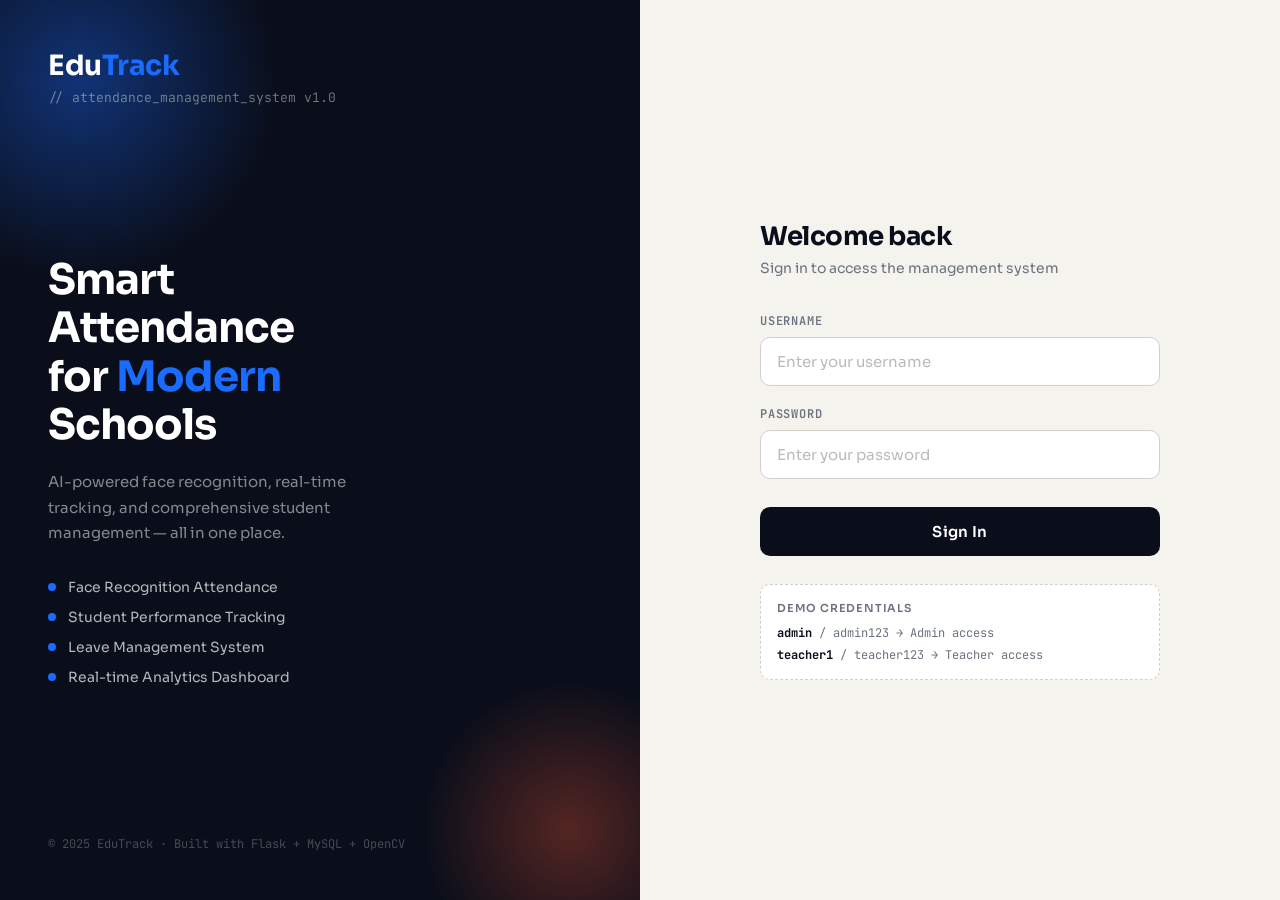
<file: login.html>
<!DOCTYPE html>
<html lang="en">
<head>
  <meta charset="UTF-8" />
  <meta name="viewport" content="width=device-width, initial-scale=1.0"/>
  <title>EduTrack — Login</title>
  <link rel="preconnect" href="https://fonts.googleapis.com">
  <link href="https://fonts.googleapis.com/css2?family=Sora:wght@300;400;600;700&family=JetBrains+Mono:wght@400;600&display=swap" rel="stylesheet">
  <style>
    *, *::before, *::after { box-sizing: border-box; margin: 0; padding: 0; }

    :root {
      --ink: #0a0e1a;
      --paper: #f5f3ee;
      --accent: #1a6bff;
      --accent2: #ff5c35;
      --muted: #6b7280;
      --border: #d1cfc8;
      --glass: rgba(255,255,255,0.6);
    }

    html, body {
      height: 100%;
      font-family: 'Sora', sans-serif;
      background: var(--paper);
      color: var(--ink);
    }

    body {
      display: grid;
      grid-template-columns: 1fr 1fr;
      min-height: 100vh;
    }

    /* ── Left Panel ── */
    .left-panel {
      background: var(--ink);
      color: white;
      display: flex;
      flex-direction: column;
      justify-content: space-between;
      padding: 48px;
      position: relative;
      overflow: hidden;
    }

    .left-panel::before {
      content: '';
      position: absolute;
      top: -120px; left: -120px;
      width: 400px; height: 400px;
      border-radius: 50%;
      background: radial-gradient(circle, rgba(26,107,255,0.4) 0%, transparent 70%);
      pointer-events: none;
    }
    .left-panel::after {
      content: '';
      position: absolute;
      bottom: -80px; right: -80px;
      width: 300px; height: 300px;
      border-radius: 50%;
      background: radial-gradient(circle, rgba(255,92,53,0.3) 0%, transparent 70%);
      pointer-events: none;
    }

    .brand {
      position: relative;
      z-index: 1;
    }
    .brand-name {
      font-size: 28px;
      font-weight: 700;
      letter-spacing: -0.5px;
    }
    .brand-name span { color: var(--accent); }
    .brand-tagline {
      font-size: 13px;
      color: rgba(255,255,255,0.45);
      margin-top: 6px;
      font-weight: 300;
      font-family: 'JetBrains Mono', monospace;
    }

    .left-content {
      position: relative;
      z-index: 1;
    }
    .left-content h1 {
      font-size: 42px;
      font-weight: 700;
      line-height: 1.15;
      letter-spacing: -1px;
      margin-bottom: 20px;
    }
    .left-content h1 em {
      font-style: normal;
      color: var(--accent);
    }
    .left-content p {
      color: rgba(255,255,255,0.5);
      font-size: 15px;
      line-height: 1.7;
      max-width: 340px;
    }

    .feature-list {
      display: flex;
      flex-direction: column;
      gap: 12px;
      margin-top: 32px;
      position: relative;
      z-index: 1;
    }
    .feature-item {
      display: flex;
      align-items: center;
      gap: 12px;
      font-size: 14px;
      color: rgba(255,255,255,0.7);
    }
    .feature-dot {
      width: 8px; height: 8px;
      border-radius: 50%;
      background: var(--accent);
      flex-shrink: 0;
    }

    .left-footer {
      position: relative;
      z-index: 1;
      font-size: 12px;
      color: rgba(255,255,255,0.25);
      font-family: 'JetBrains Mono', monospace;
    }

    /* ── Right Panel ── */
    .right-panel {
      display: flex;
      align-items: center;
      justify-content: center;
      padding: 48px;
      background: var(--paper);
    }

    .login-card {
      width: 100%;
      max-width: 400px;
    }

    .login-card h2 {
      font-size: 26px;
      font-weight: 700;
      letter-spacing: -0.5px;
      margin-bottom: 6px;
    }
    .login-card .subtitle {
      font-size: 14px;
      color: var(--muted);
      margin-bottom: 36px;
    }

    .form-group {
      margin-bottom: 20px;
    }
    label {
      display: block;
      font-size: 12px;
      font-weight: 600;
      letter-spacing: 0.8px;
      text-transform: uppercase;
      color: var(--muted);
      margin-bottom: 8px;
      font-family: 'JetBrains Mono', monospace;
    }
    input {
      width: 100%;
      padding: 14px 16px;
      border: 1.5px solid var(--border);
      border-radius: 10px;
      font-family: 'Sora', sans-serif;
      font-size: 15px;
      background: white;
      color: var(--ink);
      transition: border-color 0.2s, box-shadow 0.2s;
      outline: none;
    }
    input:focus {
      border-color: var(--accent);
      box-shadow: 0 0 0 3px rgba(26,107,255,0.1);
    }
    input::placeholder { color: #bbb; }

    .btn-login {
      width: 100%;
      padding: 15px;
      background: var(--ink);
      color: white;
      border: none;
      border-radius: 10px;
      font-family: 'Sora', sans-serif;
      font-size: 15px;
      font-weight: 600;
      cursor: pointer;
      margin-top: 8px;
      transition: background 0.2s, transform 0.1s;
      letter-spacing: 0.3px;
    }
    .btn-login:hover { background: #1a2540; }
    .btn-login:active { transform: scale(0.99); }
    .btn-login:disabled { background: #aaa; cursor: not-allowed; }

    .message {
      margin-top: 16px;
      padding: 12px 16px;
      border-radius: 8px;
      font-size: 14px;
      display: none;
    }
    .message.error { background: #fff0ee; color: var(--accent2); border: 1px solid #ffd5cb; }
    .message.success { background: #eefff5; color: #047857; border: 1px solid #a7f3d0; }
    .message.show { display: block; }

    .demo-creds {
      margin-top: 28px;
      padding: 16px;
      background: white;
      border: 1.5px dashed var(--border);
      border-radius: 10px;
    }
    .demo-creds p {
      font-size: 12px;
      font-family: 'JetBrains Mono', monospace;
      color: var(--muted);
      margin-bottom: 6px;
    }
    .demo-creds p:last-child { margin-bottom: 0; }
    .demo-creds strong { color: var(--ink); }
    .demo-creds .demo-label {
      font-size: 11px;
      font-weight: 600;
      letter-spacing: 0.8px;
      text-transform: uppercase;
      color: var(--muted);
      margin-bottom: 10px;
      display: block;
    }

    @media (max-width: 768px) {
      body { grid-template-columns: 1fr; }
      .left-panel { display: none; }
      .right-panel { padding: 32px 24px; }
    }
  </style>
</head>
<body>

<!-- Left Panel -->
<div class="left-panel">
  <div class="brand">
    <div class="brand-name">Edu<span>Track</span></div>
    <div class="brand-tagline">// attendance_management_system v1.0</div>
  </div>

  <div class="left-content">
    <h1>Smart<br>Attendance<br>for <em>Modern</em><br>Schools</h1>
    <p>AI-powered face recognition, real-time tracking, and comprehensive student management — all in one place.</p>
    <div class="feature-list">
      <div class="feature-item"><div class="feature-dot"></div>Face Recognition Attendance</div>
      <div class="feature-item"><div class="feature-dot"></div>Student Performance Tracking</div>
      <div class="feature-item"><div class="feature-dot"></div>Leave Management System</div>
      <div class="feature-item"><div class="feature-dot"></div>Real-time Analytics Dashboard</div>
    </div>
  </div>

  <div class="left-footer">© 2025 EduTrack · Built with Flask + MySQL + OpenCV</div>
</div>

<!-- Right Panel -->
<div class="right-panel">
  <div class="login-card">
    <h2>Welcome back</h2>
    <p class="subtitle">Sign in to access the management system</p>

    <div class="form-group">
      <label>Username</label>
      <input type="text" id="username" placeholder="Enter your username" autocomplete="username"/>
    </div>
    <div class="form-group">
      <label>Password</label>
      <input type="password" id="password" placeholder="Enter your password" autocomplete="current-password"/>
    </div>

    <button class="btn-login" id="loginBtn" onclick="doLogin()">Sign In</button>

    <div class="message" id="msg"></div>

    <div class="demo-creds">
      <span class="demo-label">Demo Credentials</span>
      <p><strong>admin</strong> / admin123 → Admin access</p>
      <p><strong>teacher1</strong> / teacher123 → Teacher access</p>
    </div>
  </div>
</div>

<script>
  const API = '';  // Same origin

  async function doLogin() {
    const username = document.getElementById('username').value.trim();
    const password = document.getElementById('password').value.trim();
    const btn = document.getElementById('loginBtn');
    const msg = document.getElementById('msg');

    if (!username || !password) {
      showMsg('Please enter username and password', 'error');
      return;
    }

    btn.disabled = true;
    btn.textContent = 'Signing in...';

    try {
      const res = await fetch(`${API}/login`, {
        method: 'POST',
        headers: { 'Content-Type': 'application/json' },
        body: JSON.stringify({ username, password })
      });
      const data = await res.json();

      if (data.success) {
        sessionStorage.setItem('user', JSON.stringify(data.user));
        showMsg('Login successful! Redirecting...', 'success');
        setTimeout(() => window.location.href = '/admin', 1000);
      } else {
        showMsg(data.message || 'Invalid credentials', 'error');
      }
    } catch (e) {
      showMsg('Cannot connect to server. Is Flask running?', 'error');
    }

    btn.disabled = false;
    btn.textContent = 'Sign In';
  }

  function showMsg(text, type) {
    const msg = document.getElementById('msg');
    msg.textContent = text;
    msg.className = `message ${type} show`;
  }

  // Enter key support
  document.addEventListener('keypress', (e) => {
    if (e.key === 'Enter') doLogin();
  });
</script>
</body>
</html>
</file>
